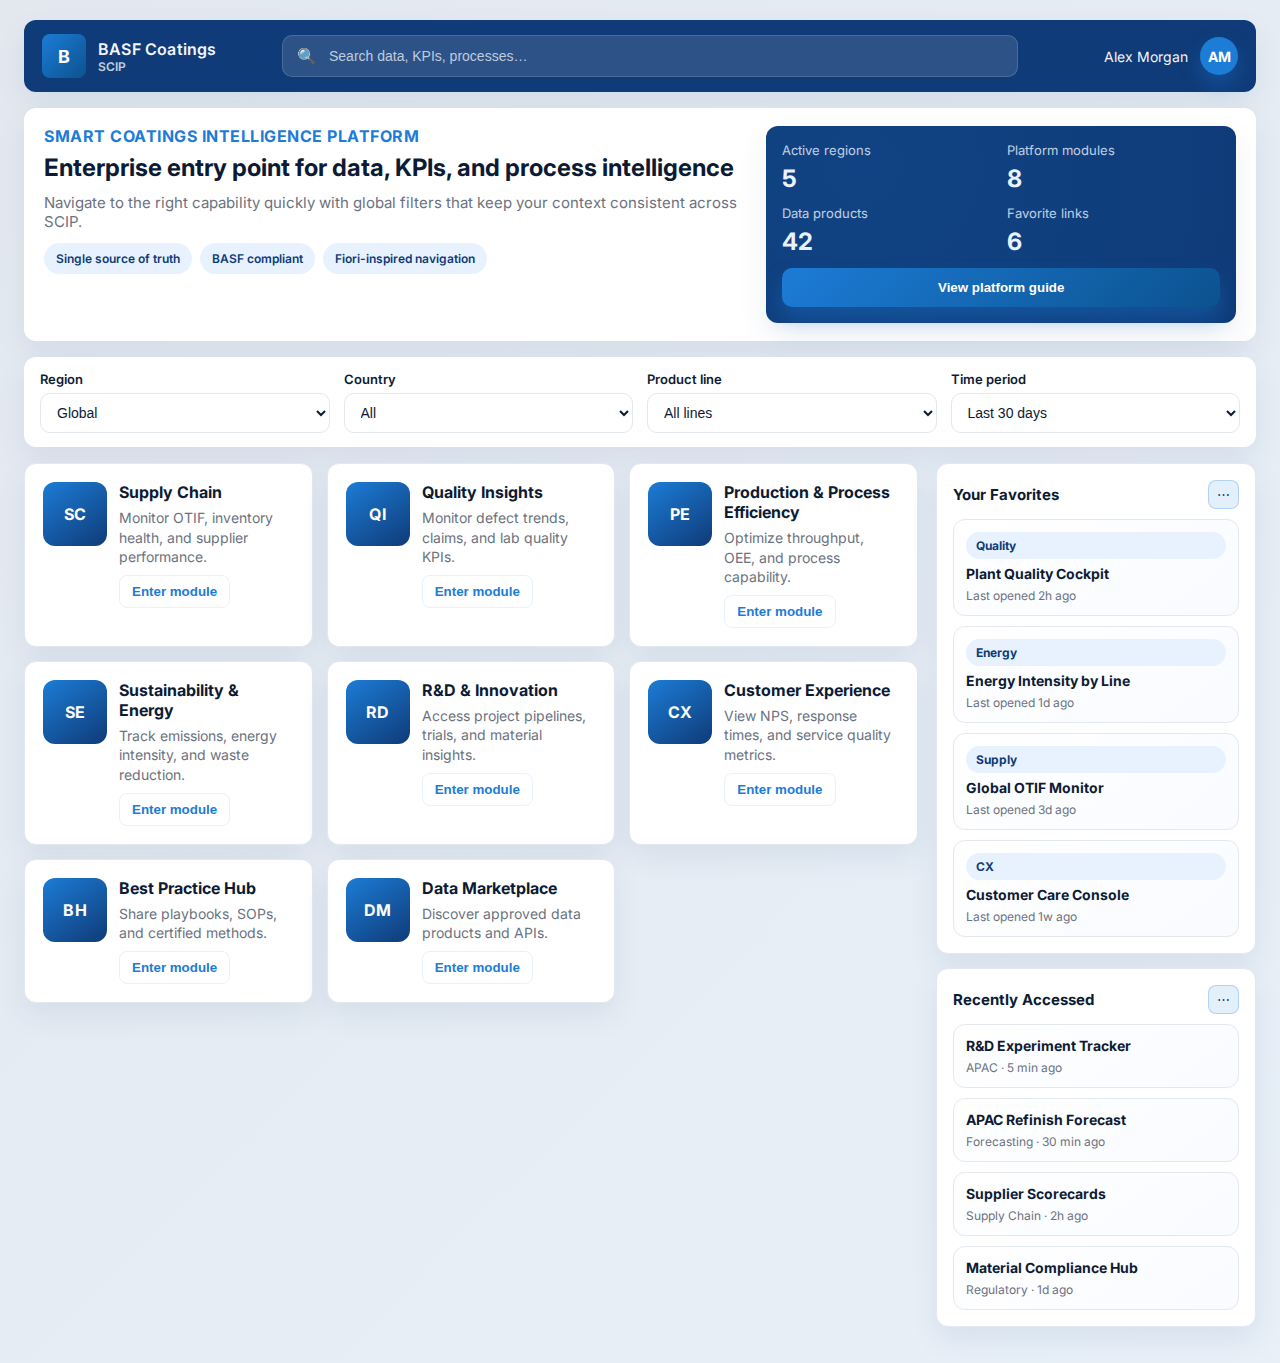
<file: index.html>
<!doctype html>
<html lang="en">
  <head>
    <meta charset="UTF-8" />
    <meta name="viewport" content="width=device-width, initial-scale=1.0" />
    <title>SCIP | Smart Coatings Intelligence Platform</title>
    <link rel="stylesheet" href="styles.css" />
    <link rel="preconnect" href="https://fonts.googleapis.com" />
    <link rel="preconnect" href="https://fonts.gstatic.com" crossorigin />
    <link
      href="https://fonts.googleapis.com/css2?family=Inter:wght@400;500;600;700&display=swap"
      rel="stylesheet"
    />
  </head>
  <body>
    <a class="skip-link" href="#main-content">Skip to main content</a>
    <div class="page">
      <div class="background-band"></div>

      <nav class="top-nav" aria-label="Global navigation">
        <div class="logo">
          <div class="logo-mark">B</div>
          <div>
            <div class="logo-title">BASF Coatings</div>
            <div class="logo-subtitle">SCIP</div>
          </div>
        </div>
        <div class="search-bar">
          <span class="icon">🔍</span>
          <input
            type="search"
            placeholder="Search data, KPIs, processes…"
            aria-label="Global search"
          />
        </div>
        <div class="profile">
          <div class="profile-name">Alex Morgan</div>
          <div class="avatar" aria-label="User profile">AM</div>
        </div>
      </nav>

      <section class="masthead" aria-label="SCIP overview">
        <div>
          <p class="eyebrow">Smart Coatings Intelligence Platform</p>
          <h1>
            Enterprise entry point for data, KPIs, and process intelligence
          </h1>
          <p class="lead">
            Navigate to the right capability quickly with global filters that
            keep your context consistent across SCIP.
          </p>
          <div class="pill-row" aria-label="Status highlights">
            <span class="pill">Single source of truth</span>
            <span class="pill">BASF compliant</span>
            <span class="pill">Fiori-inspired navigation</span>
          </div>
        </div>
        <div class="summary-card" aria-label="Platform quick summary">
          <div class="summary-row">
            <div>
              <p class="summary-label">Active regions</p>
              <p class="summary-value">5</p>
            </div>
            <div>
              <p class="summary-label">Platform modules</p>
              <p class="summary-value">8</p>
            </div>
          </div>
          <div class="summary-row">
            <div>
              <p class="summary-label">Data products</p>
              <p class="summary-value">42</p>
            </div>
            <div>
              <p class="summary-label">Favorite links</p>
              <p class="summary-value">6</p>
            </div>
          </div>
          <button class="primary" type="button">View platform guide</button>
        </div>
      </section>

      <section class="filters" aria-label="Global filters">
        <div class="filter">
          <label for="region">Region</label>
          <select id="region" name="region">
            <option>Global</option>
            <option>EMEA</option>
            <option>NA</option>
            <option>APAC</option>
            <option>SA</option>
          </select>
        </div>
        <div class="filter">
          <label for="country">Country</label>
          <select id="country" name="country">
            <option>All</option>
            <option>Germany</option>
            <option>United States</option>
            <option>China</option>
            <option>Brazil</option>
          </select>
        </div>
        <div class="filter">
          <label for="product-line">Product line</label>
          <select id="product-line" name="product-line">
            <option>All lines</option>
            <option>Automotive OEM</option>
            <option>Automotive Refinish</option>
            <option>Industrial Coatings</option>
            <option>Decorative Coatings</option>
          </select>
        </div>
        <div class="filter">
          <label for="time-period">Time period</label>
          <select id="time-period" name="time-period">
            <option>Last 30 days</option>
            <option>Quarter to date</option>
            <option>Year to date</option>
            <option>Rolling 12 months</option>
          </select>
        </div>
      </section>

      <main id="main-content" class="content" aria-label="SCIP home content">
        <section class="tiles" aria-label="SCIP modules">
          <a href="supply-chain.html" class="tile" tabindex="0">
            <div class="tile-icon" aria-hidden="true">SC</div>
            <div>
              <h3>Supply Chain</h3>
              <p>Monitor OTIF, inventory health, and supplier performance.</p>
              <button type="button" class="ghost">Enter module</button>
            </div>
          </a>
          <article class="tile" tabindex="0">
            <div class="tile-icon" aria-hidden="true">QI</div>
            <div>
              <h3>Quality Insights</h3>
              <p>Monitor defect trends, claims, and lab quality KPIs.</p>
              <button type="button" class="ghost">Enter module</button>
            </div>
          </article>
          <article class="tile" tabindex="0">
            <div class="tile-icon" aria-hidden="true">PE</div>
            <div>
              <h3>Production &amp; Process Efficiency</h3>
              <p>Optimize throughput, OEE, and process capability.</p>
              <button type="button" class="ghost">Enter module</button>
            </div>
          </article>
          <article class="tile" tabindex="0">
            <div class="tile-icon" aria-hidden="true">SE</div>
            <div>
              <h3>Sustainability &amp; Energy</h3>
              <p>Track emissions, energy intensity, and waste reduction.</p>
              <button type="button" class="ghost">Enter module</button>
            </div>
          </article>
          <article class="tile" tabindex="0">
            <div class="tile-icon" aria-hidden="true">RD</div>
            <div>
              <h3>R&amp;D &amp; Innovation</h3>
              <p>Access project pipelines, trials, and material insights.</p>
              <button type="button" class="ghost">Enter module</button>
            </div>
          </article>
          <article class="tile" tabindex="0">
            <div class="tile-icon" aria-hidden="true">CX</div>
            <div>
              <h3>Customer Experience</h3>
              <p>View NPS, response times, and service quality metrics.</p>
              <button type="button" class="ghost">Enter module</button>
            </div>
          </article>
          <article class="tile" tabindex="0">
            <div class="tile-icon" aria-hidden="true">BH</div>
            <div>
              <h3>Best Practice Hub</h3>
              <p>Share playbooks, SOPs, and certified methods.</p>
              <button type="button" class="ghost">Enter module</button>
            </div>
          </article>
          <article class="tile" tabindex="0">
            <div class="tile-icon" aria-hidden="true">DM</div>
            <div>
              <h3>Data Marketplace</h3>
              <p>Discover approved data products and APIs.</p>
              <button type="button" class="ghost">Enter module</button>
            </div>
          </article>
        </section>

        <aside class="sidebar" aria-label="User shortcuts">
          <section class="panel">
            <div class="panel-header">
              <h4>Your Favorites</h4>
              <button type="button" aria-label="Manage favorites">⋯</button>
            </div>
            <ul>
              <li>
                <span class="pill small">Quality</span>
                <span class="item-title">Plant Quality Cockpit</span>
                <span class="meta">Last opened 2h ago</span>
              </li>
              <li>
                <span class="pill small">Energy</span>
                <span class="item-title">Energy Intensity by Line</span>
                <span class="meta">Last opened 1d ago</span>
              </li>
              <li>
                <span class="pill small">Supply</span>
                <span class="item-title">Global OTIF Monitor</span>
                <span class="meta">Last opened 3d ago</span>
              </li>
              <li>
                <span class="pill small">CX</span>
                <span class="item-title">Customer Care Console</span>
                <span class="meta">Last opened 1w ago</span>
              </li>
            </ul>
          </section>
          <section class="panel">
            <div class="panel-header">
              <h4>Recently Accessed</h4>
              <button type="button" aria-label="View history">⋯</button>
            </div>
            <ul>
              <li>
                <span class="item-title">R&amp;D Experiment Tracker</span>
                <span class="meta">APAC · 5 min ago</span>
              </li>
              <li>
                <span class="item-title">APAC Refinish Forecast</span>
                <span class="meta">Forecasting · 30 min ago</span>
              </li>
              <li>
                <span class="item-title">Supplier Scorecards</span>
                <span class="meta">Supply Chain · 2h ago</span>
              </li>
              <li>
                <span class="item-title">Material Compliance Hub</span>
                <span class="meta">Regulatory · 1d ago</span>
              </li>
            </ul>
          </section>
        </aside>
      </main>
    </div>
  </body>
</html>
</file>
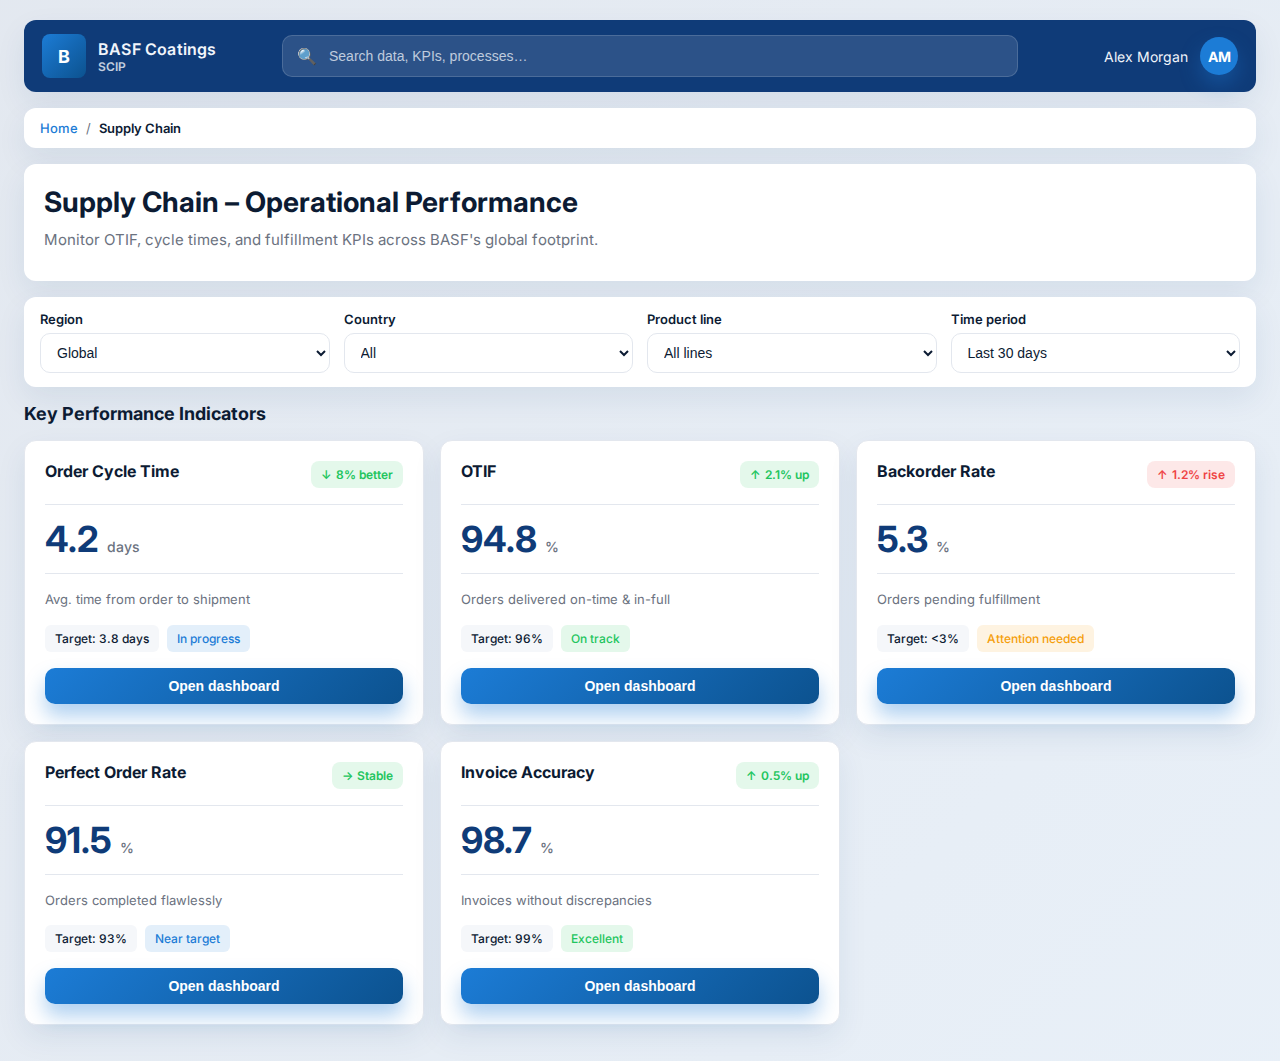
<file: supply-chain.html>
<!doctype html>
<html lang="en">
  <head>
    <meta charset="UTF-8" />
    <meta name="viewport" content="width=device-width, initial-scale=1.0" />
    <title>Supply Chain | SCIP</title>
    <link rel="stylesheet" href="styles.css" />
    <link rel="preconnect" href="https://fonts.googleapis.com" />
    <link rel="preconnect" href="https://fonts.gstatic.com" crossorigin />
    <link
      href="https://fonts.googleapis.com/css2?family=Inter:wght@400;500;600;700&display=swap"
      rel="stylesheet"
    />
  </head>
  <body>
    <a class="skip-link" href="#main-content">Skip to main content</a>
    <div class="page">
      <div class="background-band"></div>

      <nav class="top-nav" aria-label="Global navigation">
        <div class="logo">
          <div class="logo-mark">B</div>
          <div>
            <div class="logo-title">BASF Coatings</div>
            <div class="logo-subtitle">SCIP</div>
          </div>
        </div>
        <div class="search-bar">
          <span class="icon">🔍</span>
          <input
            type="search"
            placeholder="Search data, KPIs, processes…"
            aria-label="Global search"
          />
        </div>
        <div class="profile">
          <div class="profile-name">Alex Morgan</div>
          <div class="avatar" aria-label="User profile">AM</div>
        </div>
      </nav>

      <!-- Breadcrumb Navigation -->
      <nav class="breadcrumb" aria-label="Breadcrumb">
        <a href="index.html">Home</a>
        <span class="breadcrumb-sep">/</span>
        <span class="breadcrumb-current">Supply Chain</span>
      </nav>

      <!-- Page Header -->
      <section class="module-masthead" aria-label="Supply Chain overview">
        <div>
          <h1>Supply Chain – Operational Performance</h1>
          <p class="lead">
            Monitor OTIF, cycle times, and fulfillment KPIs across BASF's global footprint.
          </p>
        </div>
      </section>

      <!-- Global Filters -->
      <section class="filters" aria-label="Global filters">
        <div class="filter">
          <label for="region">Region</label>
          <select id="region" name="region">
            <option>Global</option>
            <option>EMEA</option>
            <option>NA</option>
            <option>APAC</option>
            <option>SA</option>
          </select>
        </div>
        <div class="filter">
          <label for="country">Country</label>
          <select id="country" name="country">
            <option>All</option>
            <option>Germany</option>
            <option>United States</option>
            <option>China</option>
            <option>Brazil</option>
          </select>
        </div>
        <div class="filter">
          <label for="product-line">Product line</label>
          <select id="product-line" name="product-line">
            <option>All lines</option>
            <option>Automotive OEM</option>
            <option>Automotive Refinish</option>
            <option>Industrial Coatings</option>
            <option>Decorative Coatings</option>
          </select>
        </div>
        <div class="filter">
          <label for="time-period">Time period</label>
          <select id="time-period" name="time-period">
            <option>Last 30 days</option>
            <option>Quarter to date</option>
            <option>Year to date</option>
            <option>Rolling 12 months</option>
          </select>
        </div>
      </section>

      <!-- KPI Snapshot Tiles -->
      <main id="main-content" class="kpi-tiles-section" aria-label="Supply Chain KPI dashboard">
        <h2 class="section-title">Key Performance Indicators</h2>
        <div class="kpi-grid">
          
          <!-- Order Cycle Time -->
          <article class="kpi-tile" tabindex="0">
            <div class="kpi-header">
              <h3>Order Cycle Time</h3>
              <span class="trend-badge positive" aria-label="Trend: improving">
                <span class="trend-icon">↓</span>
                <span class="trend-text">8% better</span>
              </span>
            </div>
            <div class="kpi-value">
              <span class="kpi-number">4.2</span>
              <span class="kpi-unit">days</span>
            </div>
            <p class="kpi-description">Avg. time from order to shipment</p>
            <div class="kpi-chips">
              <span class="chip">Target: 3.8 days</span>
              <span class="chip info">In progress</span>
            </div>
            <button type="button" class="primary kpi-button">Open dashboard</button>
          </article>

          <!-- OTIF (On-Time-In-Full) -->
          <article class="kpi-tile" tabindex="0">
            <div class="kpi-header">
              <h3>OTIF</h3>
              <span class="trend-badge positive" aria-label="Trend: improving">
                <span class="trend-icon">↑</span>
                <span class="trend-text">2.1% up</span>
              </span>
            </div>
            <div class="kpi-value">
              <span class="kpi-number">94.8</span>
              <span class="kpi-unit">%</span>
            </div>
            <p class="kpi-description">Orders delivered on-time & in-full</p>
            <div class="kpi-chips">
              <span class="chip">Target: 96% </span>
              <span class="chip success">On track</span>
            </div>
            <button type="button" class="primary kpi-button">Open dashboard</button>
          </article>

          <!-- Backorder Rate -->
          <article class="kpi-tile" tabindex="0">
            <div class="kpi-header">
              <h3>Backorder Rate</h3>
              <span class="trend-badge negative" aria-label="Trend: declining">
                <span class="trend-icon">↑</span>
                <span class="trend-text">1.2% rise</span>
              </span>
            </div>
            <div class="kpi-value">
              <span class="kpi-number">5.3</span>
              <span class="kpi-unit">%</span>
            </div>
            <p class="kpi-description">Orders pending fulfillment</p>
            <div class="kpi-chips">
              <span class="chip">Target: &lt;3%</span>
              <span class="chip warning">Attention needed</span>
            </div>
            <button type="button" class="primary kpi-button">Open dashboard</button>
          </article>

          <!-- Perfect Order Rate -->
          <article class="kpi-tile" tabindex="0">
            <div class="kpi-header">
              <h3>Perfect Order Rate</h3>
              <span class="trend-badge positive" aria-label="Trend: stable">
                <span class="trend-icon">→</span>
                <span class="trend-text">Stable</span>
              </span>
            </div>
            <div class="kpi-value">
              <span class="kpi-number">91.5</span>
              <span class="kpi-unit">%</span>
            </div>
            <p class="kpi-description">Orders completed flawlessly</p>
            <div class="kpi-chips">
              <span class="chip">Target: 93%</span>
              <span class="chip info">Near target</span>
            </div>
            <button type="button" class="primary kpi-button">Open dashboard</button>
          </article>

          <!-- Invoice Accuracy -->
          <article class="kpi-tile" tabindex="0">
            <div class="kpi-header">
              <h3>Invoice Accuracy</h3>
              <span class="trend-badge positive" aria-label="Trend: improving">
                <span class="trend-icon">↑</span>
                <span class="trend-text">0.5% up</span>
              </span>
            </div>
            <div class="kpi-value">
              <span class="kpi-number">98.7</span>
              <span class="kpi-unit">%</span>
            </div>
            <p class="kpi-description">Invoices without discrepancies</p>
            <div class="kpi-chips">
              <span class="chip">Target: 99%</span>
              <span class="chip success">Excellent</span>
            </div>
            <button type="button" class="primary kpi-button">Open dashboard</button>
          </article>

        </div>
      </main>

    </div>
  </body>
</html>
</file>
<file: styles.css>
:root {
  --brand-navy: #0f3b78;
  --brand-blue: #1c7cd6;
  --brand-light: #e8f2ff;
  --grey-100: #f5f7fa;
  --grey-200: #e3e7ee;
  --grey-600: #6b7280;
  --surface: #ffffff;
  --shadow: 0 12px 30px rgba(15, 59, 120, 0.08);
  --radius: 12px;
  font-family:
    "Inter",
    system-ui,
    -apple-system,
    BlinkMacSystemFont,
    "Segoe UI",
    sans-serif;
  color: #0c1b33;
}

* {
  box-sizing: border-box;
}

body {
  margin: 0;
  background: var(--grey-100);
  color: #0c1b33;
}

.skip-link {
  position: absolute;
  left: -999px;
  top: 8px;
  background: var(--brand-navy);
  color: #fff;
  padding: 10px 14px;
  border-radius: 8px;
  z-index: 2;
  text-decoration: none;
  box-shadow: var(--shadow);
}

.skip-link:focus-visible {
  left: 16px;
}

.page {
  min-height: 100vh;
  display: flex;
  flex-direction: column;
  gap: 16px;
  padding: 20px 24px 36px;
  position: relative;
}

.background-band {
  position: absolute;
  inset: 0;
  background: linear-gradient(
    135deg,
    rgba(15, 59, 120, 0.08),
    rgba(28, 124, 214, 0.06)
  );
  pointer-events: none;
  z-index: 0;
}

.top-nav {
  display: grid;
  grid-template-columns: 240px 1fr 220px;
  align-items: center;
  background: var(--brand-navy);
  color: #f1f5fb;
  padding: 14px 18px;
  border-radius: var(--radius);
  box-shadow: var(--shadow);
  position: relative;
  z-index: 1;
}

.logo {
  display: flex;
  align-items: center;
  gap: 12px;
  font-weight: 600;
}

.logo-mark {
  width: 44px;
  height: 44px;
  border-radius: 8px;
  background: linear-gradient(135deg, var(--brand-blue), #0c528f);
  display: grid;
  place-items: center;
  color: #fff;
  font-size: 18px;
  font-weight: 700;
}

.logo-title {
  font-size: 16px;
  letter-spacing: 0.2px;
}

.logo-subtitle {
  font-size: 12px;
  opacity: 0.8;
}

.search-bar {
  display: flex;
  align-items: center;
  gap: 10px;
  background: rgba(255, 255, 255, 0.12);
  padding: 10px 14px;
  border-radius: 10px;
  border: 1px solid rgba(255, 255, 255, 0.15);
}

.search-bar .icon {
  font-size: 16px;
}

.search-bar input {
  width: 100%;
  background: transparent;
  border: none;
  color: #f1f5fb;
  font-size: 14px;
  outline: none;
}

.search-bar input::placeholder {
  color: rgba(241, 245, 251, 0.75);
}

input:focus-visible,
select:focus-visible,
button:focus-visible,
.tile:focus-visible,
.panel button:focus-visible,
.ghost:focus-visible {
  outline: 2px solid var(--brand-blue);
  outline-offset: 2px;
  box-shadow: 0 0 0 4px rgba(28, 124, 214, 0.18);
}

.profile {
  display: flex;
  justify-content: flex-end;
  align-items: center;
  gap: 12px;
  font-size: 14px;
}

.avatar {
  width: 38px;
  height: 38px;
  border-radius: 50%;
  background: var(--brand-blue);
  display: grid;
  place-items: center;
  color: #fff;
  font-weight: 700;
  box-shadow: 0 10px 20px rgba(28, 124, 214, 0.35);
}

.filters {
  display: grid;
  grid-template-columns: repeat(4, minmax(180px, 1fr));
  gap: 14px;
  background: var(--surface);
  padding: 14px 16px;
  border-radius: var(--radius);
  box-shadow: var(--shadow);
  position: relative;
  z-index: 1;
}

.filter {
  display: flex;
  flex-direction: column;
  gap: 6px;
  font-size: 13px;
  color: var(--grey-600);
}

.filter label {
  font-weight: 600;
  color: #0c1b33;
}

.filter select {
  padding: 10px 12px;
  border-radius: 10px;
  border: 1px solid var(--grey-200);
  background: #fff;
  font-size: 14px;
  color: #0c1b33;
}

.content {
  display: grid;
  grid-template-columns: minmax(0, 3fr) 320px;
  gap: 18px;
  position: relative;
  z-index: 1;
}

.masthead {
  display: grid;
  grid-template-columns: 1.2fr 0.8fr;
  gap: 18px;
  align-items: stretch;
  background: var(--surface);
  padding: 18px 20px;
  border-radius: var(--radius);
  box-shadow: var(--shadow);
  position: relative;
  z-index: 1;
}

.eyebrow {
  letter-spacing: 0.5px;
  text-transform: uppercase;
  font-weight: 700;
  color: var(--brand-blue);
  margin: 0 0 6px;
}

.masthead h1 {
  margin: 0 0 10px;
  font-size: 24px;
  line-height: 1.3;
}

.lead {
  margin: 0 0 12px;
  color: var(--grey-600);
  font-size: 15px;
}

.pill-row {
  display: flex;
  flex-wrap: wrap;
  gap: 8px;
}

.pill {
  display: inline-flex;
  align-items: center;
  gap: 6px;
  padding: 8px 12px;
  border-radius: 999px;
  background: var(--brand-light);
  color: var(--brand-navy);
  font-weight: 600;
  font-size: 12px;
}

.pill.small {
  padding: 6px 10px;
  font-weight: 700;
}

.summary-card {
  background:
    radial-gradient(circle at 20% 20%, rgba(28, 124, 214, 0.12), transparent),
    var(--brand-navy);
  color: #e9f2ff;
  border-radius: var(--radius);
  padding: 16px;
  box-shadow: var(--shadow);
  display: grid;
  gap: 12px;
}

.summary-row {
  display: grid;
  grid-template-columns: repeat(2, 1fr);
  gap: 12px;
}

.summary-label {
  margin: 0 0 6px;
  font-size: 13px;
  opacity: 0.8;
}

.summary-value {
  margin: 0;
  font-size: 24px;
  font-weight: 700;
}

.primary {
  background: linear-gradient(135deg, var(--brand-blue), #0c528f);
  color: #fff;
  border: none;
  border-radius: 10px;
  padding: 12px 14px;
  font-weight: 700;
  cursor: pointer;
  box-shadow: 0 12px 20px rgba(28, 124, 214, 0.35);
}

.tiles {
  display: grid;
  grid-template-columns: repeat(auto-fill, minmax(240px, 1fr));
  gap: 14px;
  align-self: start;
}

.tile,
.tiles a.tile {
  display: grid;
  grid-template-columns: 64px 1fr;
  gap: 12px;
  background: var(--surface);
  padding: 18px;
  border-radius: var(--radius);
  border: 1px solid var(--grey-200);
  box-shadow: var(--shadow);
  transition:
    transform 120ms ease,
    box-shadow 120ms ease,
    border-color 120ms ease;
  text-decoration: none;
  color: inherit;
}

.tile:hover {
  transform: translateY(-2px);
  box-shadow: 0 16px 38px rgba(15, 59, 120, 0.12);
  border-color: var(--brand-light);
}

.tile:focus-visible {
  transform: translateY(-1px);
  border-color: var(--brand-blue);
}

.tile-icon {
  width: 64px;
  height: 64px;
  border-radius: 12px;
  background: linear-gradient(145deg, var(--brand-blue), var(--brand-navy));
  color: #fff;
  display: grid;
  place-items: center;
  font-weight: 700;
  letter-spacing: 0.5px;
}

.tile h3 {
  margin: 0 0 6px;
  font-size: 16px;
}

.tile p {
  margin: 0;
  color: var(--grey-600);
  font-size: 14px;
  line-height: 1.4;
}

.ghost {
  margin-top: 8px;
  background: transparent;
  border: 1px solid var(--brand-light);
  color: var(--brand-blue);
  padding: 8px 12px;
  border-radius: 8px;
  font-weight: 700;
  cursor: pointer;
}

.sidebar {
  display: flex;
  flex-direction: column;
  gap: 14px;
}

.panel {
  background: var(--surface);
  border-radius: var(--radius);
  padding: 16px;
  border: 1px solid var(--grey-200);
  box-shadow: var(--shadow);
}

.panel-header {
  display: flex;
  align-items: center;
  justify-content: space-between;
  margin-bottom: 10px;
}

.panel h4 {
  margin: 0;
  font-size: 15px;
}

.panel button {
  background: rgba(28, 124, 214, 0.12);
  border: 1px solid rgba(28, 124, 214, 0.25);
  color: var(--brand-navy);
  border-radius: 8px;
  padding: 6px 8px;
  cursor: pointer;
}

.panel ul {
  list-style: none;
  padding: 0;
  margin: 0;
  display: flex;
  flex-direction: column;
  gap: 10px;
  color: #0c1b33;
}

.panel li {
  padding: 12px;
  border-radius: 12px;
  border: 1px solid var(--grey-200);
  background: linear-gradient(145deg, #fff, #f9fbff);
  font-size: 14px;
  display: grid;
  gap: 6px;
}

.item-title {
  display: block;
  font-weight: 700;
  color: #0c1b33;
}

.meta {
  font-size: 12px;
  color: var(--grey-600);
}

@media (max-width: 1024px) {
  .top-nav {
    grid-template-columns: 200px 1fr;
    grid-template-areas: "logo profile" "search search";
    row-gap: 10px;
  }

  .logo {
    grid-area: logo;
  }
  .search-bar {
    grid-area: search;
  }
  .profile {
    grid-area: profile;
    justify-content: flex-end;
  }

  .masthead {
    grid-template-columns: 1fr;
  }

  .filters {
    grid-template-columns: repeat(auto-fill, minmax(180px, 1fr));
  }

  .content {
    grid-template-columns: 1fr;
  }

  .sidebar {
    flex-direction: row;
  }

  .panel {
    flex: 1;
  }
}

@media (max-width: 768px) {
  .top-nav {
    grid-template-columns: 1fr;
    grid-template-areas: "logo" "search" "profile";
  }

  .search-bar {
    width: 100%;
  }
  .profile {
    justify-content: flex-start;
  }

  .masthead {
    padding: 14px 16px;
  }

  .sidebar {
    flex-direction: column;
  }
}

/* ============================================
   Supply Chain Module Page Styles
   ============================================ */

.breadcrumb {
  display: flex;
  align-items: center;
  gap: 8px;
  padding: 12px 16px;
  font-size: 13px;
  background: var(--surface);
  border-radius: var(--radius);
  box-shadow: var(--shadow);
  position: relative;
  z-index: 1;
}

.breadcrumb a {
  color: var(--brand-blue);
  text-decoration: none;
  font-weight: 500;
  transition: color 120ms ease;
}

.breadcrumb a:hover {
  color: var(--brand-navy);
}

.breadcrumb a:focus-visible {
  outline: 2px solid var(--brand-blue);
  outline-offset: 2px;
  border-radius: 4px;
}

.breadcrumb-sep {
  color: var(--grey-600);
}

.breadcrumb-current {
  color: #0c1b33;
  font-weight: 600;
}

.module-masthead {
  background: var(--surface);
  padding: 20px;
  border-radius: var(--radius);
  box-shadow: var(--shadow);
  position: relative;
  z-index: 1;
}

.module-masthead h1 {
  margin: 0 0 10px;
  font-size: 28px;
  line-height: 1.3;
  color: #0c1b33;
}

.kpi-tiles-section {
  position: relative;
  z-index: 1;
}

.section-title {
  font-size: 18px;
  font-weight: 700;
  margin: 0 0 16px;
  color: #0c1b33;
}

.kpi-grid {
  display: grid;
  grid-template-columns: repeat(auto-fill, minmax(300px, 1fr));
  gap: 16px;
}

.kpi-tile {
  background: var(--surface);
  border: 1px solid var(--grey-200);
  border-radius: var(--radius);
  padding: 20px;
  box-shadow: var(--shadow);
  transition:
    transform 120ms ease,
    box-shadow 120ms ease,
    border-color 120ms ease;
  display: flex;
  flex-direction: column;
  gap: 16px;
}

.kpi-tile:hover {
  transform: translateY(-4px);
  box-shadow: 0 20px 44px rgba(15, 59, 120, 0.12);
  border-color: var(--brand-light);
}

.kpi-tile:focus-visible {
  outline: 2px solid var(--brand-blue);
  outline-offset: 2px;
}

.kpi-header {
  display: flex;
  align-items: flex-start;
  justify-content: space-between;
  gap: 12px;
}

.kpi-tile h3 {
  margin: 0;
  font-size: 16px;
  color: #0c1b33;
  flex: 1;
}

.trend-badge {
  display: inline-flex;
  align-items: center;
  gap: 4px;
  padding: 6px 10px;
  border-radius: 8px;
  font-size: 12px;
  font-weight: 600;
  white-space: nowrap;
}

.trend-badge.positive {
  background: rgba(34, 197, 94, 0.12);
  color: #22c55e;
}

.trend-badge.negative {
  background: rgba(239, 68, 68, 0.12);
  color: #ef4444;
}

.trend-icon {
  display: inline-block;
}

.trend-text {
  display: inline-block;
}

.kpi-value {
  display: flex;
  align-items: baseline;
  gap: 8px;
  padding: 16px 0;
  border-top: 1px solid var(--grey-200);
  border-bottom: 1px solid var(--grey-200);
}

.kpi-number {
  font-size: 36px;
  font-weight: 700;
  color: var(--brand-navy);
  line-height: 1;
}

.kpi-unit {
  font-size: 14px;
  color: var(--grey-600);
  font-weight: 500;
}

.kpi-description {
  margin: 0;
  font-size: 13px;
  color: var(--grey-600);
  line-height: 1.4;
}

.kpi-chips {
  display: flex;
  flex-wrap: wrap;
  gap: 8px;
}

.chip {
  display: inline-flex;
  align-items: center;
  padding: 6px 10px;
  border-radius: 6px;
  font-size: 12px;
  font-weight: 500;
  background: var(--grey-100);
  color: #0c1b33;
}

.chip.info {
  background: rgba(28, 124, 214, 0.12);
  color: var(--brand-blue);
}

.chip.success {
  background: rgba(34, 197, 94, 0.12);
  color: #22c55e;
}

.chip.warning {
  background: rgba(245, 158, 11, 0.12);
  color: #f59e0b;
}

.kpi-button {
  margin-top: auto;
  padding: 10px 14px;
  font-size: 14px;
  font-weight: 600;
}

/* Responsive adjustments for KPI grid */
@media (max-width: 1200px) {
  .kpi-grid {
    grid-template-columns: repeat(auto-fill, minmax(280px, 1fr));
  }
}

@media (max-width: 768px) {
  .breadcrumb {
    font-size: 12px;
    padding: 10px 14px;
  }

  .module-masthead h1 {
    font-size: 24px;
  }

  .section-title {
    font-size: 16px;
    margin-bottom: 12px;
  }

  .kpi-grid {
    grid-template-columns: 1fr;
  }

  .kpi-number {
    font-size: 28px;
  }

  .kpi-tile {
    padding: 16px;
    gap: 12px;
  }
}
</file>
